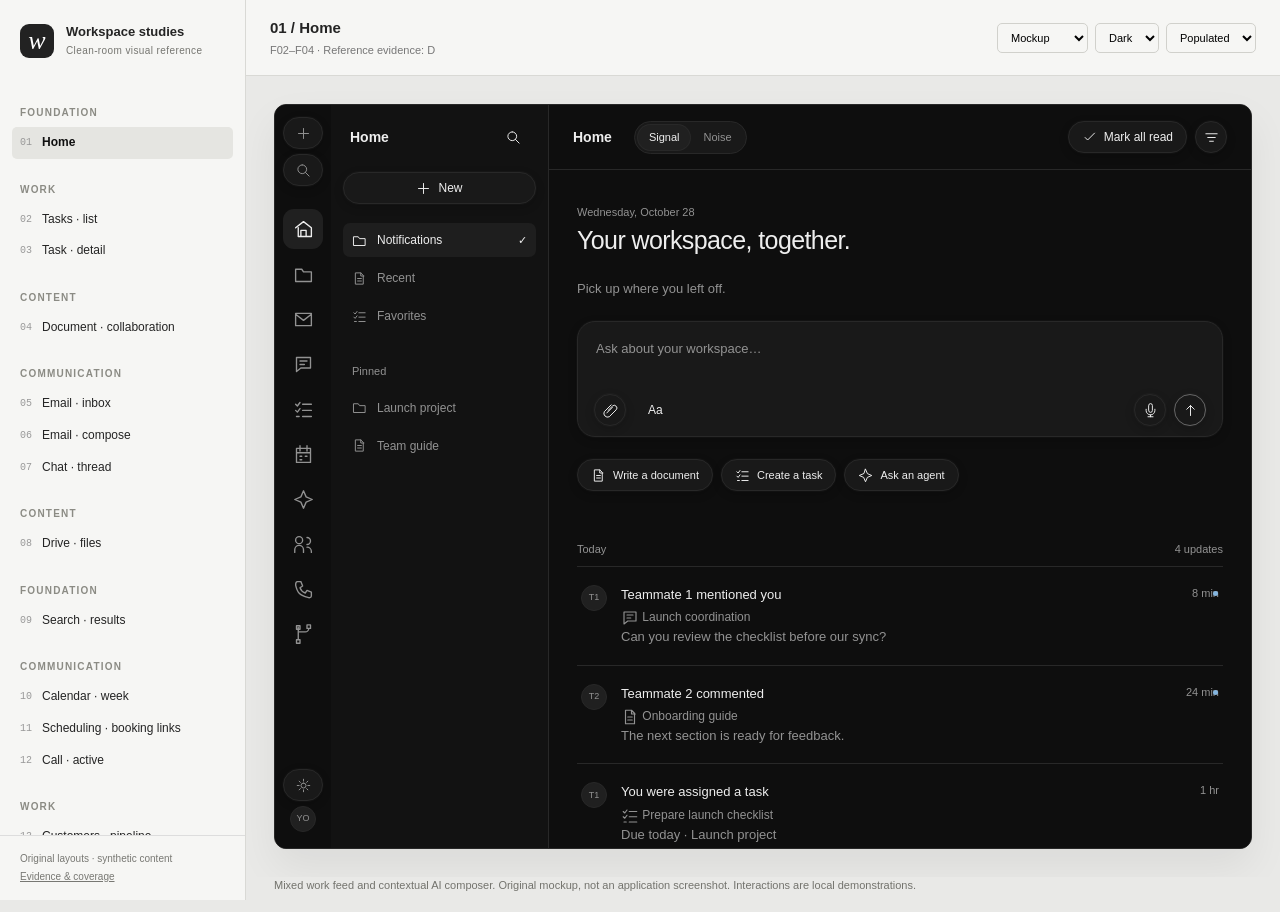
<file: clean-room/visuals/index.html>
<!doctype html>
<html lang="en">
<head>
  <meta charset="utf-8">
  <meta name="viewport" content="width=device-width, initial-scale=1">
  <title>Workspace · wireframes and mockups</title>
  <link rel="stylesheet" href="styles.css">
</head>
<body>
  <div id="gallery">
    <aside class="catalog">
      <div class="catalog-brand"><span class="brand-mark">w</span><div>Workspace studies<small>Clean-room visual reference</small></div></div>
      <nav id="screen-list" aria-label="Design screens"></nav>
      <div class="catalog-footer">Original layouts · synthetic content<br><a href="../README.md">Evidence &amp; coverage</a></div>
    </aside>
    <section class="review">
      <header class="review-toolbar">
        <div><strong id="screen-title"></strong><small id="screen-evidence"></small></div>
        <div class="review-controls">
          <select id="mode" aria-label="Presentation"><option value="mockup">Mockup</option><option value="wireframe">Wireframe</option></select>
          <select id="theme" aria-label="Color theme"><option value="dark">Dark</option><option value="light">Light</option></select>
          <select id="state" aria-label="Example state"><option value="populated">Populated</option><option value="empty">Empty</option><option value="loading">Loading</option><option value="error">Error</option><option value="readonly">Read only</option></select>
        </div>
      </header>
      <div id="stage"><div id="app" tabindex="-1"></div></div>
      <footer id="review-note"></footer>
    </section>
  </div>
  <script src="screens.js"></script>
  <script src="views.js"></script>
  <script src="editors.js"></script>
  <script src="app.js"></script>
</body>
</html>
</file>
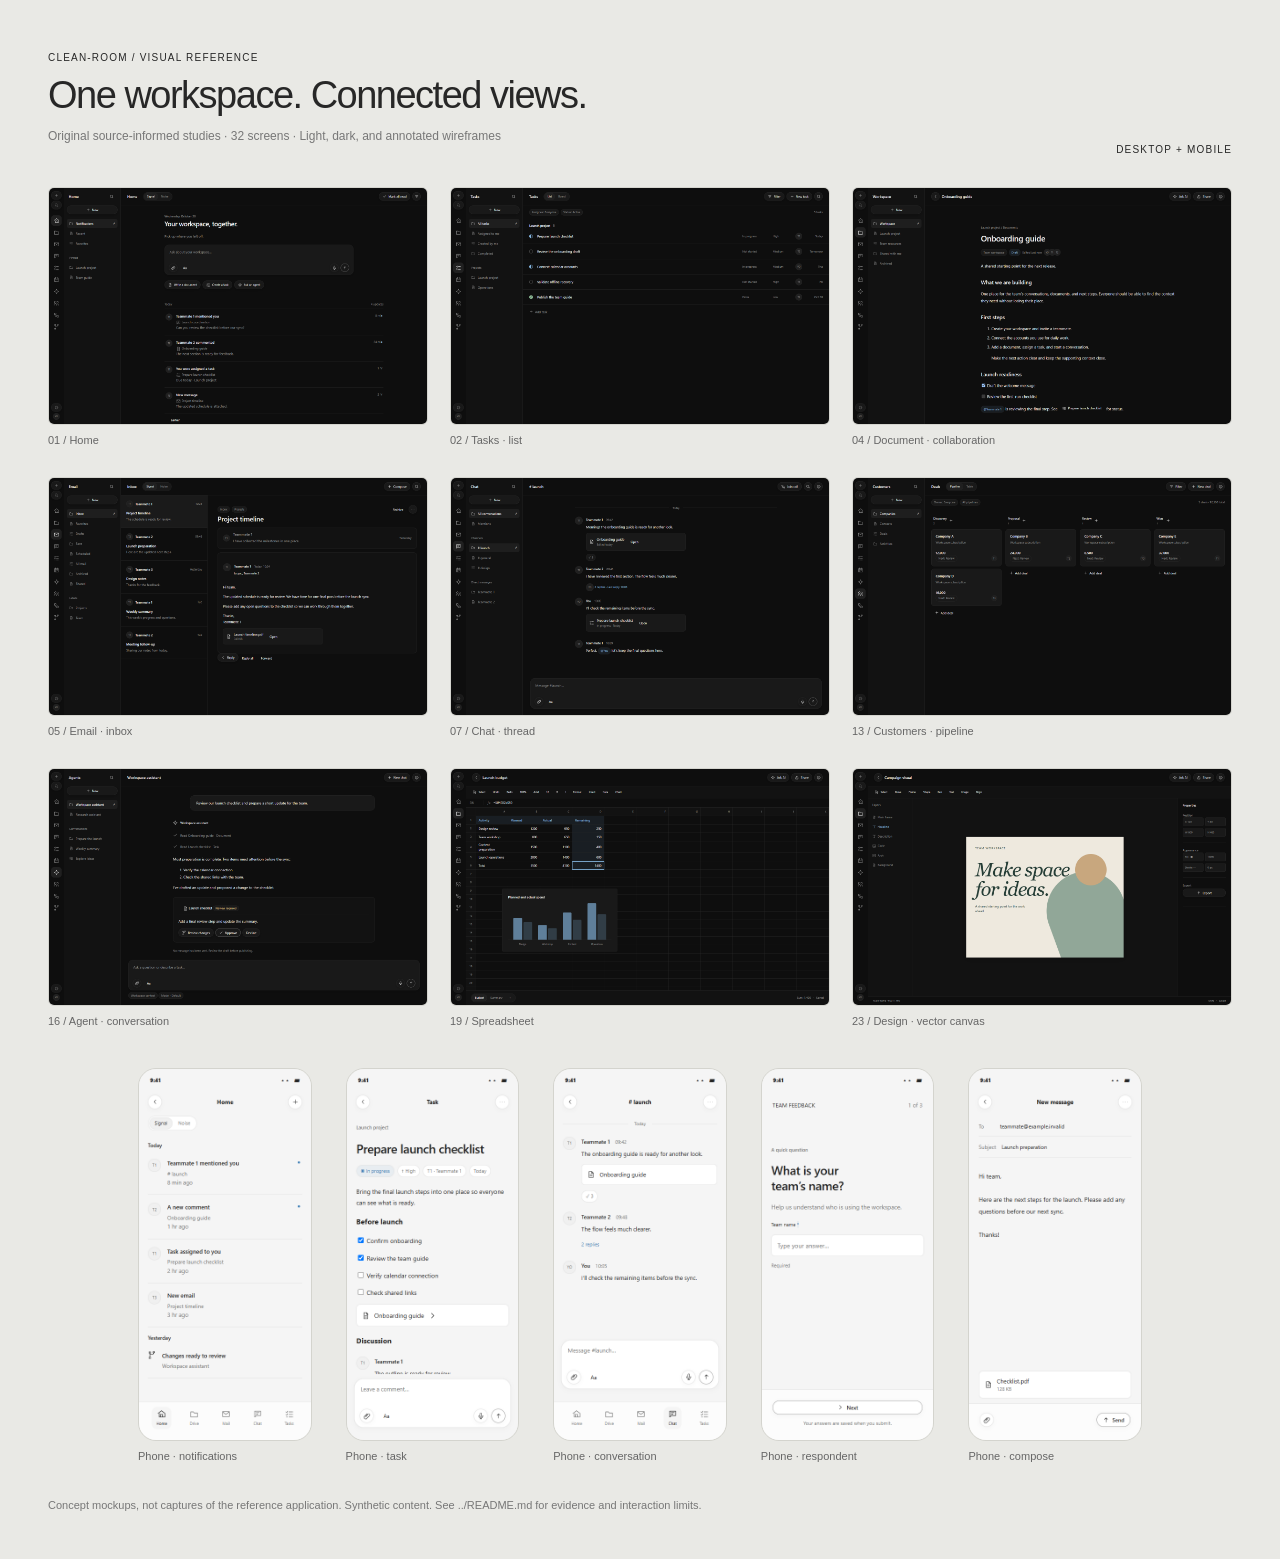
<file: clean-room/visuals/overview.html>
<!doctype html><meta charset="utf-8"><title>Workspace visual overview</title><style>*{box-sizing:border-box}body{margin:0;padding:48px;background:#e9e9e5;color:#272727;font:14px Arial,sans-serif}header{display:flex;justify-content:space-between;align-items:end;margin-bottom:32px}h1{font-size:38px;font-weight:500;letter-spacing:-1.5px;margin:10px 0}p{color:#777;font-size:12px}small{font-size:10px;letter-spacing:.12em}section{display:grid;grid-template-columns:repeat(3,1fr);gap:22px}figure{margin:0}img{width:100%;display:block;border:1px solid #d4d4ce;border-radius:6px}figcaption{padding:9px 0;font-size:11px;color:#666}.phones{grid-template-columns:repeat(5,1fr);gap:34px;margin:32px 90px 0}.phones img{border-radius:18px}footer{margin-top:28px;font-size:11px;color:#777}</style><header><div><small>CLEAN-ROOM / VISUAL REFERENCE</small><h1>One workspace. Connected views.</h1><p>Original source-informed studies · 32 screens · Light, dark, and annotated wireframes</p></div><small>DESKTOP + MOBILE</small></header><section><figure><img src="exports/mockups-dark/01-home.png"><figcaption>01 / Home</figcaption></figure><figure><img src="exports/mockups-dark/02-tasks.png"><figcaption>02 / Tasks · list</figcaption></figure><figure><img src="exports/mockups-dark/04-document.png"><figcaption>04 / Document · collaboration</figcaption></figure><figure><img src="exports/mockups-dark/05-mail.png"><figcaption>05 / Email · inbox</figcaption></figure><figure><img src="exports/mockups-dark/07-chat.png"><figcaption>07 / Chat · thread</figcaption></figure><figure><img src="exports/mockups-dark/13-crm.png"><figcaption>13 / Customers · pipeline</figcaption></figure><figure><img src="exports/mockups-dark/16-agents.png"><figcaption>16 / Agent · conversation</figcaption></figure><figure><img src="exports/mockups-dark/19-spreadsheet.png"><figcaption>19 / Spreadsheet</figcaption></figure><figure><img src="exports/mockups-dark/23-design.png"><figcaption>23 / Design · vector canvas</figcaption></figure></section><section class="phones"><figure><img src="exports/mockups-light/28-mobile-home.png"><figcaption>Phone · notifications</figcaption></figure><figure><img src="exports/mockups-light/29-mobile-task.png"><figcaption>Phone · task</figcaption></figure><figure><img src="exports/mockups-light/30-mobile-chat.png"><figcaption>Phone · conversation</figcaption></figure><figure><img src="exports/mockups-light/31-mobile-form.png"><figcaption>Phone · respondent</figcaption></figure><figure><img src="exports/mockups-light/32-mobile-compose.png"><figcaption>Phone · compose</figcaption></figure></section><footer>Concept mockups, not captures of the reference application. Synthetic content. See ../README.md for evidence and interaction limits.</footer>
</file>
<file: clean-room/visuals/styles.css>
*{box-sizing:border-box}body{margin:0;font-family:Inter,-apple-system,BlinkMacSystemFont,"Segoe UI",Arial,sans-serif;font-size:13px;line-height:1.5;background:#e9e9e7;color:#242424}button,input,textarea,select{font:inherit}button{cursor:pointer}button:disabled{opacity:.5;cursor:default}button:focus-visible,input:focus-visible,textarea:focus-visible,[contenteditable]:focus-visible,a:focus-visible{outline:2px solid #6ba4d8;outline-offset:3px}a{color:inherit}button{color:inherit}#gallery{display:flex;min-height:100vh}.catalog{width:246px;flex-shrink:0;background:#f6f6f4;border-right:1px solid #d9d9d5;position:fixed;inset:0 auto 0 0;display:flex;flex-direction:column}.catalog-brand{padding:24px 20px;display:flex;gap:12px;align-items:center;font-weight:650;line-height:1.25}.brand-mark{display:grid;place-items:center;width:34px;height:34px;background:#222;color:#fff;border-radius:9px;font:italic 26px Georgia}.catalog small{display:block;color:#767671;font-size:10px;letter-spacing:.04em;margin-top:5px;font-weight:400}.catalog nav{overflow:auto;flex:1;padding:0 12px 18px}.catalog h3{font-size:10px;text-transform:uppercase;letter-spacing:.12em;color:#8b8b84;margin:23px 8px 7px}.catalog-item{display:flex;width:100%;gap:10px;text-align:left;border:0;padding:8px;border-radius:5px;background:transparent;font-size:12px;line-height:1.3}.catalog-item span{color:#999;font:10px monospace;padding-top:2px}.catalog-item.active{background:#e5e5e1;color:#101010;font-weight:600}.catalog-footer{border-top:1px solid #ddd;padding:14px 20px;font-size:10px;line-height:1.8;color:#787873}.review{margin-left:246px;width:calc(100% - 246px);display:flex;flex-direction:column;min-width:0}.review-toolbar{min-height:76px;padding:15px 24px;display:flex;align-items:center;justify-content:space-between;gap:15px;background:#f6f6f4;border-bottom:1px solid #d9d9d5}.review-toolbar strong{font-size:15px;font-weight:600}.review-toolbar small{display:block;color:#777;font-size:11px;margin-top:3px}.review-controls{display:flex;gap:7px}.review-controls select{padding:7px 9px;border:1px solid #d1d1cc;border-radius:5px;background:transparent;font-size:11px}#stage{padding:28px;flex:1;display:flex;align-items:flex-start;justify-content:center;overflow:auto}#app{width:100%;height:calc(100vh - 155px);min-height:680px;position:relative;isolation:isolate;background:var(--page);color:var(--ink);border:1px solid var(--edge);border-radius:12px;overflow:hidden;box-shadow:0 18px 40px #00000010}#review-note{font-size:11px;color:#73736d;padding:0 28px 18px;max-width:1100px}.capture .catalog,.capture .review-toolbar,.capture #review-note{display:none}.capture .review{margin:0;width:100%}.capture #stage{padding:0}.capture #app{height:100vh;min-height:0;border:0;border-radius:0;box-shadow:none}.capture #gallery{min-height:0}.mobile-frame#app{width:390px;height:844px;min-height:844px;flex-shrink:0;border-radius:26px}.capture .mobile-frame#app{width:100vw;height:100vh;min-height:0;border-radius:0}
#app{--page:#0e0e0e;--panel:#121212;--raised:#191919;--control:#202020;--ink:#eeeeee;--muted:#929292;--faint:#666;--edge:#282828;--hover:#ffffff08;--selected:#ffffff0d;--accent:#84b5df;--tint:#79aee019;--green:#8cb995;--red:#e89c9c;--orange:#d6b77e;--shadow:0 0 0 1px #ffffff05,0 3px 10px #0003;color-scheme:dark}#app.light{--page:#f5f5f5;--panel:#fcfcfc;--raised:#fff;--control:#f0f0f0;--ink:#242424;--muted:#777;--faint:#a4a4a4;--edge:#e4e4e4;--hover:#00000003;--selected:#00000007;--accent:#397cb5;--tint:#3c83bb12;--green:#4f805a;--red:#b35b5b;--orange:#a17e3e;--shadow:0 0 0 1px #00000003,0 3px 9px #00000006;color-scheme:light}.workspace{display:flex;height:100%;min-width:0}.rail{width:56px;flex-shrink:0;display:flex;align-items:center;flex-direction:column;gap:5px;padding:12px 6px 16px;background:var(--page)}.rail-btn{border:0;background:transparent;width:40px;height:40px;display:flex;align-items:center;justify-content:center;border-radius:11px;color:var(--muted)}.rail-btn:hover,.rail-btn.active{background:var(--control);color:var(--ink)}.rail-gap{height:13px}.icon{width:18px;height:18px;fill:none;stroke:currentColor;stroke-width:1.55;stroke-linecap:round;stroke-linejoin:round;flex-shrink:0;vertical-align:middle}.rail .icon{width:21px;height:21px}.grow{flex:1}.view-sidebar{width:218px;flex-shrink:0;background:var(--panel);padding:10px 12px;border-right:1px solid var(--edge);display:flex;flex-direction:column;gap:4px;overflow:auto}.side-heading{height:44px;display:flex;align-items:center;justify-content:space-between;padding:0 7px;margin-bottom:5px}.side-heading strong{font-size:14px;font-weight:600}.side-section{font-size:11px;color:var(--muted);padding:26px 9px 7px;display:flex;justify-content:space-between}.side-note{margin-top:auto;padding:14px 8px;color:var(--muted);font-size:11px;border-top:1px solid var(--edge)}.nav-row{min-height:34px;display:flex;gap:10px;align-items:center;padding:7px 9px;text-align:left;background:transparent;border:0;border-radius:7px;color:var(--muted);font-size:12px}.nav-row>span:first-of-type{flex:1}.nav-row .icon{width:15px;height:15px}.nav-row.selected,.nav-row:hover{background:var(--selected);color:var(--ink)}.work-main{flex:1;min-width:0;position:relative;display:flex;flex-direction:column;background:var(--page)}.app-header{height:65px;flex-shrink:0;display:flex;align-items:center;justify-content:space-between;gap:14px;padding:0 24px;border-bottom:1px solid var(--edge)}.header-title,.header-actions{display:flex;align-items:center;gap:8px;min-width:0}.header-title strong{font-size:14px;font-weight:600;white-space:nowrap;overflow:hidden;text-overflow:ellipsis}.header-title .tabs{margin-left:14px}.header-actions{flex-shrink:0}.btn{border:1px solid var(--edge);border-radius:30px;background:var(--raised);height:32px;display:inline-flex;gap:7px;justify-content:center;align-items:center;padding:0 13px;white-space:nowrap;box-shadow:var(--shadow);font-size:12px}.btn .icon{width:15px;height:15px}.btn:hover{background:var(--control)}.icon-btn{width:32px;padding:0}.flat{box-shadow:none;border-color:transparent;background:transparent}.primary{color:var(--ink);font-weight:600;border-color:var(--faint)}.wide{width:100%;margin:4px 0 15px}.pill{border:1px solid var(--edge);border-radius:20px;padding:3px 9px;display:inline-flex;align-items:center;gap:6px;background:var(--raised);font-size:11px;color:var(--muted);white-space:nowrap}.blue{color:var(--accent);background:var(--tint)}.green{color:var(--green)}.orange{color:var(--orange)}.red{color:var(--red)}.chips{display:flex;flex-wrap:wrap;gap:7px;align-items:center}.tabs{display:inline-flex;background:var(--raised);border:1px solid var(--edge);border-radius:24px;padding:3px;gap:2px;white-space:nowrap}.tabs button{background:transparent;border:0;color:var(--muted);border-radius:20px;padding:4px 11px;min-height:25px;font-size:11px}.tabs button.active{background:var(--control);color:var(--ink);box-shadow:0 0 0 1px var(--edge)}.muted,.timestamp{color:var(--muted)}.small{font-size:11px}.timestamp{font-size:11px;margin-left:12px;font-weight:400}.avatar{width:26px;height:26px;border-radius:50%;background:var(--control);color:var(--muted);border:1px solid var(--edge);display:inline-flex;align-items:center;justify-content:center;flex-shrink:0;font-size:9px;vertical-align:middle}.avatar.blue{color:var(--accent);background:var(--tint)}.avatars{display:flex}.avatars .avatar+.avatar{margin-left:-7px}.page-scroll{overflow:auto;flex:1;min-height:0}.content-pad{padding:28px 32px}.section-label{font-size:11px;color:var(--muted);margin:22px 0 12px;font-weight:500}.list-heading{display:flex;justify-content:space-between;color:var(--muted);font-size:11px;padding:12px 0 8px;border-bottom:1px solid var(--edge)}.data-row{transition:background .12s}.data-row:hover{background:var(--hover)}.task-row{display:flex;width:100%;align-items:center;gap:16px;background:transparent;border:0;border-bottom:1px solid var(--edge);text-align:left;padding:15px 7px;min-height:58px}.row-title{flex:1;min-width:0;overflow:hidden;text-overflow:ellipsis;white-space:nowrap;font-size:13px}.secondary-col{width:100px;font-size:11px}.priority{width:70px;color:var(--muted)}.due{width:62px;font-size:11px;text-align:right}.status-ring{width:14px;height:14px;border:1.5px solid var(--faint);border-radius:50%;flex-shrink:0}.status-ring.progress{border-color:var(--accent);background:linear-gradient(90deg,var(--accent) 50%,transparent 50%)}.status-ring.done{background:var(--green);border-color:var(--green);font-size:9px;line-height:11px;text-align:center;color:var(--page)}.group-title{font-size:12px;font-weight:500;display:flex;gap:10px;align-items:center;padding:14px 5px 4px}.composer{background:var(--raised);border:1px solid var(--edge);border-radius:18px;box-shadow:var(--shadow);padding:14px 16px 10px}.composer textarea{background:transparent;border:0;color:var(--ink);resize:none;outline:none;width:100%;min-height:42px;font-size:13px;line-height:1.7}.composer textarea::placeholder{color:var(--muted)}.composer-bar{display:flex;align-items:center;justify-content:space-between;margin-top:5px}.composer-bar>span{display:flex;align-items:center;gap:8px}.bottom-composer{margin:auto 28px 24px}.feed{max-width:890px;margin:auto;padding:28px}.feed-row{display:flex;gap:14px;padding:18px 4px;border-bottom:1px solid var(--edge);align-items:flex-start;background:transparent;color:inherit;width:100%;border-top:0;border-left:0;border-right:0;text-align:left}.feed-copy{flex:1}.feed-copy strong{font-weight:500}.feed-copy p{color:var(--muted);margin:4px 0 0;font-size:12px}.feed-row .time{font-size:11px;color:var(--muted)}.unread-dot{height:5px;width:5px;border-radius:50%;background:var(--accent);margin-top:10px}.home-intro{max-width:890px;margin:32px auto 10px;width:100%;padding:0 28px}.home-intro h1{font-size:25px;letter-spacing:-.6px;font-weight:500;margin:0 0 20px}.suggestions{display:flex;gap:8px;margin-top:12px}.suggestions button{font-size:11px}.document-body{width:100%;max-width:824px;margin:0 auto;padding:54px 42px 70px;font-size:15px;line-height:1.8}.document-body h1{font-size:31px;line-height:1.25;letter-spacing:-.8px;font-weight:600;margin:0 0 20px}.document-body h2{font-size:20px;line-height:1.4;font-weight:550;margin-top:34px}.document-body h3{font-size:14px;font-weight:550}.document-body p{color:var(--ink)}.document-body ul{padding-left:22px}.document-body li{margin:8px 0}.document-body .chips{margin-bottom:25px}.mention{color:var(--accent);background:var(--tint);padding:1px 5px;border-radius:4px;white-space:nowrap}.document-outline{position:absolute;left:25px;top:160px;display:flex;gap:12px;flex-direction:column;color:var(--faint);font-size:10px}.document-outline span{width:14px;border-top:2px solid var(--edge)}.document-outline span:first-child{border-color:var(--accent);width:20px}.discussion{margin-top:45px;border-top:1px solid var(--edge);padding-top:10px}.message{display:flex;gap:12px;margin:20px 0;font-size:13px;line-height:1.7}.message>div{flex:1;min-width:0}.message strong{font-size:12px;font-weight:550}.message p{margin:6px 0 10px;color:var(--ink)}.message .avatar{width:30px;height:30px}.message.reply{margin-left:35px;padding-left:16px;border-left:1px solid var(--edge)}.thread{max-width:850px;padding:26px 40px;margin:0 auto;width:100%}.thread-day{display:flex;gap:14px;align-items:center;font-size:10px;color:var(--muted);margin:15px 0 26px}.thread-day:before,.thread-day:after{content:"";flex:1;border-top:1px solid var(--edge)}.attachment{padding:12px;border:1px solid var(--edge);border-radius:9px;display:flex;gap:10px;align-items:center;background:var(--raised);max-width:380px;margin:12px 0}.thread-link{color:var(--accent);font-size:11px;background:none;border:0;padding:5px 0}.split-content{display:flex;flex:1;min-height:0}.inbox-list{width:330px;flex-shrink:0;border-right:1px solid var(--edge);overflow:auto}.mail-row{width:100%;border:0;border-bottom:1px solid var(--edge);background:transparent;text-align:left;padding:20px;display:block}.mail-row.selected{background:var(--selected)}.mail-row strong{display:block;font-weight:550;font-size:12px}.mail-row p{margin:4px 0;font-size:12px}.mail-row small{color:var(--muted);display:block;overflow:hidden;text-overflow:ellipsis;white-space:nowrap}.mail-detail{flex:1;min-width:0;overflow:auto;padding:38px;max-width:900px;margin:0 auto}.mail-detail h1{font-size:26px;font-weight:550;letter-spacing:-.6px;margin:0 0 14px}.mail-card{background:var(--panel);border:1px solid var(--edge);border-radius:12px;margin-top:15px;padding:20px;font-size:13px}.mail-card.folded{padding:14px 20px;color:var(--muted)}.mail-card p{line-height:1.8}.mail-card .composer{margin-top:30px}.compose-page{max-width:850px;width:100%;margin:25px auto;flex:1;display:flex;flex-direction:column;padding:0 36px}.compose-field{display:flex;gap:18px;padding:13px 0;border-bottom:1px solid var(--edge);align-items:center}.compose-field label{width:45px;color:var(--muted);font-size:12px}.compose-field input{border:0;background:transparent;color:inherit;outline:none;width:100%}.compose-field input.subject{font-size:21px;font-weight:500}.mail-writing{flex:1;padding-top:30px;font-size:14px;line-height:1.9;outline:none;min-height:180px}.compose-footer{border-top:1px solid var(--edge);padding:18px 0;display:flex;align-items:center;justify-content:space-between;gap:10px}.data-table{border-collapse:collapse;width:100%;font-size:12px}.data-table th{font-size:11px;color:var(--muted);font-weight:400;text-align:left;background:var(--panel);height:40px;white-space:nowrap}.data-table td,.data-table th{padding:11px 15px;border-right:1px solid var(--edge);border-bottom:1px solid var(--edge)}.data-table td{height:52px}.data-table td:first-child{color:var(--muted);font-size:10px;width:40px;text-align:center}.data-table .num{text-align:right}.table-wrap{overflow:auto}.viewbar{display:flex;justify-content:space-between;align-items:center;padding:15px 24px;gap:12px}.viewbar .chips{flex:1}.board{display:flex;gap:15px;padding:24px;overflow:auto;flex:1}.lane{min-width:225px;flex:1;max-width:340px}.lane-title{padding:0 8px 14px;display:flex;gap:8px;align-items:center;font-size:12px}.lane-title span:last-child{margin-left:auto;color:var(--muted);font-size:10px}.deal{padding:16px;background:var(--raised);border:1px solid var(--edge);border-radius:10px;margin-bottom:10px;min-height:122px}.deal strong{font-size:13px;font-weight:550}.deal p{color:var(--muted);font-size:11px;margin:6px 0 20px}.deal-footer{display:flex;align-items:center;justify-content:space-between;color:var(--muted);font-size:11px}.deal .avatar{height:22px;width:22px}.empty-add{display:block;padding:10px;color:var(--muted);font-size:11px}.search-field{background:var(--raised);border:1px solid var(--edge);border-radius:30px;padding:14px 18px;display:flex;align-items:center;gap:10px}.search-field input{width:100%;background:transparent;border:0;outline:none;color:var(--ink);font-size:16px}.search-results{max-width:850px;width:100%;margin:30px auto;padding:0 30px}.result{border-bottom:1px solid var(--edge);padding:20px 0}.result .meta{display:flex;align-items:center;gap:8px;font-size:11px;color:var(--muted);margin-bottom:7px}.result h3{font-size:14px;font-weight:500;margin:0 0 6px}.result p{font-size:12px;color:var(--muted);margin:0;line-height:1.8}.result mark{background:var(--tint);color:var(--accent)}.calendar-top{display:grid;grid-template-columns:55px repeat(5,1fr);padding-right:20px;border-bottom:1px solid var(--edge)}.calendar-top div{padding:16px;text-align:center;font-size:11px;color:var(--muted)}.calendar-top b{display:block;font-weight:400;font-size:22px;color:var(--ink);margin-top:3px}.calendar-grid{position:relative;display:grid;grid-template-columns:55px repeat(5,1fr);height:650px;background:repeating-linear-gradient(to bottom,transparent 0,transparent 64px,var(--edge) 65px)}.time-col{display:flex;flex-direction:column;padding:0 7px;text-align:right;color:var(--muted);font-size:10px}.time-col span{height:65px;flex-shrink:0;transform:translateY(-8px)}.day-col{border-left:1px solid var(--edge);position:relative}.event{position:absolute;left:6px;right:6px;border-radius:6px;padding:9px 10px;border-left:3px solid var(--accent);color:var(--accent);background:var(--tint);font-size:11px;line-height:1.5}.event strong{display:block;font-weight:550}.event.muted-event{color:var(--muted);border-color:var(--faint);background:var(--selected)}.now-line{position:absolute;top:272px;left:55px;right:0;border-top:1px solid var(--red);pointer-events:none}.now-line:before{content:"";position:absolute;left:-3px;top:-3px;width:5px;height:5px;border-radius:50%;background:var(--red)}.mini-calendar{padding:18px 5px;color:var(--muted);font-size:10px;text-align:center;line-height:2.4}.mini-calendar b{display:block;color:var(--ink);font-size:12px;font-weight:500;margin-bottom:5px}.mini-days{display:grid;grid-template-columns:repeat(7,1fr)}.booking-list{max-width:920px;margin:35px auto;padding:0 32px}.booking-card{display:flex;align-items:center;gap:24px;border-bottom:1px solid var(--edge);padding:24px 0}.booking-card>div{flex:1}.booking-card h2{font-size:16px;font-weight:550;margin:0 0 7px}.booking-card p{font-size:12px;color:var(--muted);margin:0 0 13px}.booking-symbol{width:50px;height:50px;border-radius:15px;background:var(--tint);color:var(--accent);display:flex;align-items:center;justify-content:center}.notice{background:var(--panel);border:1px solid var(--edge);border-radius:9px;padding:14px 16px;color:var(--muted);font-size:12px}.form-canvas{max-width:760px;width:100%;margin:38px auto;padding:0 35px}.form-canvas h1{font-size:29px;line-height:1.25;font-weight:550;letter-spacing:-.6px;margin:0 0 18px}.question{background:var(--panel);border:1px solid var(--edge);border-radius:12px;padding:22px;margin:20px 0}.question.selected-question{border-color:var(--accent)}.question-head{display:flex;justify-content:space-between;gap:12px;align-items:center}.question strong{font-size:13px;font-weight:550}.question p{color:var(--muted);font-size:12px;margin:8px 0 15px}.field{width:100%;padding:11px 13px;background:var(--raised);border:1px solid var(--edge);border-radius:8px;color:var(--ink);margin-top:12px}.option{display:flex;align-items:center;gap:10px;padding:12px 0;font-size:13px}.option input{accent-color:var(--accent)}.agent-transcript{max-width:850px;width:100%;padding:35px 40px;margin:0 auto}.user-prompt{margin:0 0 35px 65px;padding:18px 23px;background:var(--raised);border:1px solid var(--edge);border-radius:18px;font-size:14px}.agent-response{font-size:14px;line-height:1.9}.agent-label{display:flex;align-items:center;gap:10px;font-size:12px;margin-bottom:15px}.tool-line{display:flex;align-items:center;gap:10px;color:var(--muted);font-size:12px;padding:10px 0}.review-card{border:1px solid var(--edge);border-radius:13px;background:var(--panel);margin:22px 0;padding:20px}.review-card h3{font-size:14px;font-weight:550;margin:0 0 8px}.review-card footer{display:flex;justify-content:flex-end;gap:8px;border-top:1px solid var(--edge);padding-top:16px;margin-top:16px}.diff{font-family:Consolas,monospace;font-size:12px;line-height:2.2;border:1px solid var(--edge);border-radius:9px;overflow:hidden;margin:20px 0}.diff-title{font:12px Arial,sans-serif;background:var(--panel);padding:12px 18px;border-bottom:1px solid var(--edge)}.diff-line{padding:0 20px;white-space:pre}.diff-line.added{background:#729a7613;color:var(--green)}.diff-line.removed{background:#b76b6b12;color:var(--red)}.routine-section{border-bottom:1px solid var(--edge);padding:24px 0}.routine-section h3{font-size:13px;font-weight:550;margin-top:0}.routine-section .composer{margin-top:15px}.settings-content{max-width:820px;width:100%;margin:36px auto;padding:0 35px}.settings-content h1{font-size:26px;letter-spacing:-.6px;font-weight:550}.setting-row{display:flex;align-items:center;justify-content:space-between;gap:20px;padding:23px 0;border-bottom:1px solid var(--edge)}.setting-row strong{font-size:13px;font-weight:500}.setting-row p{margin:5px 0 0;color:var(--muted);font-size:12px}.switch{width:34px;height:20px;background:var(--accent);border:0;border-radius:20px;position:relative}.switch:after{content:"";height:14px;width:14px;background:var(--page);position:absolute;top:3px;right:3px;border-radius:50%}.switch[aria-checked=false]{background:var(--control)}.switch[aria-checked=false]:after{right:auto;left:3px}.theme-options{display:flex;gap:15px;margin:25px 0}.theme-card{width:160px;padding:12px;border:1px solid var(--edge);border-radius:12px;background:var(--raised);text-align:left}.theme-preview{height:80px;border:1px solid #5553;border-radius:6px;display:flex;margin-bottom:10px;padding:8px;gap:7px}.theme-preview i{width:14px;background:#8883;border-radius:2px}.theme-preview span{flex:1;border-radius:3px;background:#8881;border:1px solid #8883}.theme-preview.dark-preview{background:#151515}.theme-preview.light-preview{background:#f7f7f7}.call-layout{display:flex;flex:1;min-height:0}.call-stage{flex:1;padding:24px;display:flex;flex-direction:column;gap:15px;min-width:0}.video-stage{background:#20232a;border:1px solid #ffffff0b;border-radius:16px;flex:1;display:flex;align-items:center;justify-content:center;position:relative;color:#e9e9e9;min-height:240px}.person-art{width:130px;height:130px;border-radius:50%;background:linear-gradient(140deg,#45505b,#303b46);display:grid;place-items:center;font-size:34px;color:#c7d5e1}.video-label{position:absolute;left:17px;bottom:16px;font-size:12px}.video-stage>.pill{position:absolute;top:14px;left:14px;background:#0005;color:#ccc;border-color:#fff2}.participant-strip{display:flex;gap:12px;height:118px}.participant-strip .video-stage{min-height:0}.participant-strip .person-art{width:45px;height:45px;font-size:14px}.participant-strip .video-label{font-size:10px;bottom:8px;left:10px}.call-controls{display:flex;justify-content:center;gap:10px;padding:4px}.call-chat{width:300px;display:flex;flex-direction:column;padding:25px 20px;border-left:1px solid var(--edge)}.call-chat .composer{margin-top:auto}.call-chat h3{margin:0;font-size:13px}.end-call{background:#a34444;color:#fff;border-color:transparent}.welcome-page{height:100%;display:grid;grid-template-columns:1fr 1fr;background:var(--page)}.welcome-story{background:var(--panel);padding:70px;display:flex;flex-direction:column;justify-content:center;border-right:1px solid var(--edge)}.welcome-story h1{font-size:43px;letter-spacing:-1.8px;line-height:1.15;font-weight:500;max-width:430px}.welcome-story p{font-size:15px;color:var(--muted);line-height:1.9;max-width:350px}.welcome-form{max-width:370px;margin:auto;padding:30px;width:100%}.welcome-form h2{font-size:24px;font-weight:550;margin:0 0 10px}.welcome-form .btn{width:100%;margin-top:18px;height:40px}.welcome-form .field{margin-top:6px}.welcome-form label{font-size:12px}.welcome-form .divider{display:flex;align-items:center;gap:15px;color:var(--faint);margin:24px 0;font-size:11px}.divider:before,.divider:after{content:"";height:1px;background:var(--edge);flex:1}.welcome-symbols{display:flex;gap:15px;margin:35px 0}.welcome-symbols .icon{width:25px;height:25px;color:var(--accent)}
.overlay{position:absolute;inset:0;z-index:30;display:flex;align-items:flex-start;justify-content:center;padding:95px 25px;background:#0007;backdrop-filter:blur(5px)}.modal{background:var(--raised);border:1px solid var(--edge);border-radius:22px;box-shadow:0 25px 80px #0005;width:540px;max-width:100%;padding:25px;color:var(--ink)}.modal h2{font-size:19px;font-weight:550;letter-spacing:-.3px;margin:0}.modal-head{display:flex;align-items:center;justify-content:space-between;margin-bottom:20px}.modal footer{border-top:1px solid var(--edge);padding-top:18px;margin-top:24px;display:flex;justify-content:flex-end;gap:8px}.modal .search-field{margin-bottom:16px}.modal-row{display:flex;align-items:center;gap:12px;padding:15px 0;border-bottom:1px solid var(--edge)}.modal-row>div{flex:1}.modal-row p{font-size:11px;color:var(--muted);margin:3px 0 0}.modal-row .btn{margin-left:auto}.create-layout{display:grid;grid-template-columns:190px 1fr;min-height:240px}.create-options{padding-right:16px;border-right:1px solid var(--edge)}.create-preview{display:flex;align-items:center;justify-content:center;flex-direction:column;text-align:center;padding:30px}.create-preview>.icon{width:42px;height:42px;margin-bottom:12px}.create-preview p{color:var(--muted);font-size:12px}.details-panel{position:absolute;top:75px;right:15px;width:320px;z-index:15;box-shadow:0 12px 45px #0003;border:1px solid var(--edge);border-radius:18px;background:var(--raised);padding:22px}.details-panel h3{font-size:12px;margin:0 0 16px;font-weight:550}.detail-row{display:flex;justify-content:space-between;font-size:12px;margin:15px 0;color:var(--muted)}.detail-row span:last-child{color:var(--ink)}.details-panel section+section{border-top:1px solid var(--edge);margin-top:20px;padding-top:20px}.toast{position:absolute;bottom:28px;left:50%;transform:translateX(-50%);max-width:90%;z-index:60;background:var(--raised);border:1px solid var(--edge);border-radius:12px;padding:14px 20px;box-shadow:0 5px 25px #0003;font-size:12px}.state-layer{position:absolute;inset:66px 0 0;background:var(--page);z-index:12;padding:50px;display:flex;justify-content:center;align-items:center}.empty-state{text-align:center;max-width:360px}.empty-state>.icon{width:35px;height:35px;color:var(--muted)}.empty-state h2{font-size:20px;font-weight:500}.empty-state p{color:var(--muted);line-height:1.8}.loading-state{width:100%;align-self:flex-start}.skeleton{height:15px;background:var(--control);border-radius:15px;margin:24px 0}.skeleton:nth-child(even){width:70%}.readonly-banner{background:var(--panel);border-bottom:1px solid var(--edge);padding:10px 24px;color:var(--muted);font-size:12px}.device{height:100%;display:flex;flex-direction:column;background:var(--page);position:relative}.statusbar{height:49px;flex-shrink:0;display:flex;align-items:center;justify-content:space-between;padding:0 25px;font-size:12px;font-weight:600}.mobile-header{padding:9px 20px 16px;display:flex;align-items:center;justify-content:space-between;gap:10px;min-height:58px}.mobile-header h1{font-size:23px;font-weight:600;letter-spacing:-.6px;margin:0}.mobile-content{flex:1;min-height:0;overflow:auto;padding:0 20px 18px}.mobile-dock{padding:12px 16px 25px;display:flex;align-items:center;justify-content:space-around;gap:5px;background:var(--panel);border-top:1px solid var(--edge);flex-shrink:0}.dock-item{border:0;background:transparent;color:var(--muted);display:flex;align-items:center;flex-direction:column;font-size:9px;gap:5px;padding:6px 10px;border-radius:12px}.dock-item.active{background:var(--selected);color:var(--ink)}.dock-item .icon{width:20px;height:20px}.mobile-tabs{padding:0 20px 10px;display:flex;gap:9px}.mobile-content .feed-row{padding:18px 0}.mobile-content .feed-copy strong{font-size:13px}.mobile-content .feed-copy p{font-size:12px;line-height:1.7}.mobile-content .feed-row .avatar{width:30px;height:30px}.mobile-document{padding:12px 21px 35px;overflow:auto;flex:1;font-size:14px;line-height:1.8}.mobile-document h1{font-size:28px;line-height:1.25;letter-spacing:-.6px;font-weight:550}.mobile-document h2{font-size:17px;margin-top:28px}.mobile-document .chips{margin:20px 0}.mobile-document .discussion{margin-top:30px}.mobile-compose-wrap{padding:10px 16px 28px;flex-shrink:0;background:var(--page)}.mobile-compose-wrap .composer{padding:10px 12px;border-radius:22px}.mobile-compose-wrap .composer textarea{min-height:30px}.mobile-content .message{margin:22px 0}.mobile-content .message.reply{margin-left:20px;padding-left:12px}.mobile-content .thread-day{margin:10px 0 20px}.sheet-overlay{align-items:flex-end;padding:8px 8px 15px;background:#0006}.sheet-overlay .modal{width:100%;border-radius:28px;padding:22px 20px}.sheet-overlay .modal:before{content:"";display:block;width:34px;height:4px;margin:-10px auto 20px;background:var(--faint);border-radius:6px}.mobile-form-head{padding:23px 24px 0}.mobile-form-head h1{font-size:29px;line-height:1.2;font-weight:550;letter-spacing:-.7px}.mobile-form-head p{color:var(--muted);font-size:13px}.mobile-content .question{padding:18px}.mobile-form-footer{display:flex;align-items:center;justify-content:space-between;padding:20px 24px 30px;background:var(--panel);border-top:1px solid var(--edge)}.mobile-mail{padding:0 22px;display:flex;flex-direction:column;flex:1;min-height:0}.mobile-mail .mail-writing{font-size:14px;min-height:0}.mobile-mail .compose-field{font-size:12px}.mobile-mail .compose-field label{width:32px}.mobile-mail .compose-footer{padding-bottom:28px}
.editor-toolbar{padding:9px 16px;display:flex;align-items:center;gap:6px;border-bottom:1px solid var(--edge);background:var(--panel);min-height:45px;flex-wrap:wrap}.editor-toolbar .btn{height:27px;font-size:10px;padding:0 10px}.editor-toolbar .separator{height:20px;width:1px;background:var(--edge);margin:0 5px}.formula-bar{display:flex;padding:8px 15px;gap:12px;align-items:center;border-bottom:1px solid var(--edge);font-size:12px}.formula-bar .cell-ref{width:55px;border-right:1px solid var(--edge);color:var(--muted)}.formula{font-family:Consolas,monospace}.spreadsheet-area{position:relative;overflow:auto;flex:1}.sheet-grid{border-collapse:collapse;width:100%;table-layout:fixed;font-size:12px}.sheet-grid th,.sheet-grid td{height:32px;border:1px solid var(--edge);padding:4px 10px;text-align:right;font-weight:400}.sheet-grid th{background:var(--panel);font-size:10px;color:var(--muted)}.sheet-grid th:first-child,.sheet-grid td:first-child{width:38px;background:var(--panel);font-size:10px;color:var(--muted);text-align:center}.sheet-grid td:nth-child(2){text-align:left;width:180px}.sheet-grid .sheet-heading{background:var(--tint);font-weight:550;color:var(--accent);text-align:left}.sheet-grid .range{background:var(--tint)}.sheet-grid .selected-cell{outline:2px solid var(--accent);outline-offset:-2px}.sheet-tabs{display:flex;justify-content:space-between;align-items:center;padding:11px 20px;background:var(--panel);border-top:1px solid var(--edge)}.chart-card{position:absolute;left:10%;top:310px;width:440px;height:240px;background:var(--raised);border:1px solid var(--edge);padding:22px;border-radius:6px}.chart-card h3{font-size:12px;font-weight:500;margin:0 0 15px}.bar-chart{height:140px;display:flex;align-items:flex-end;gap:23px;border-bottom:1px solid var(--edge);padding:0 20px}.bar-group{height:100%;flex:1;display:flex;align-items:flex-end;gap:5px;position:relative}.bar-group i{background:var(--accent);opacity:.65;flex:1;border-radius:3px 3px 0 0}.bar-group i+ i{opacity:.23}.bar-group span{position:absolute;bottom:-23px;left:0;width:100%;text-align:center;font-size:9px;color:var(--muted)}.editor-workspace{display:flex;min-height:0;flex:1}.editor-left{width:170px;flex-shrink:0;border-right:1px solid var(--edge);background:var(--panel);padding:18px;overflow:auto}.editor-left h3{font-size:11px;margin:0 0 20px;font-weight:500;color:var(--muted)}.thumbnail{aspect-ratio:1.5;background:var(--raised);border:1px solid var(--edge);border-radius:3px;margin:0 0 18px;padding:14px;position:relative;font-size:8px;line-height:1.7}.thumbnail.active{outline:2px solid var(--accent);outline-offset:3px}.thumbnail .thumb-line{height:3px;background:var(--edge);margin:8px 0;width:70%}.thumbnail .thumb-shape{position:absolute;right:12px;bottom:10px;width:25px;height:25px;border-radius:50%;background:var(--tint)}.art-stage{flex:1;min-width:0;background:var(--panel);display:flex;align-items:center;justify-content:center;padding:45px;position:relative;overflow:hidden}.paper{background:#fff;color:#252525;box-shadow:0 4px 22px #0002;width:560px;max-width:100%;padding:50px;min-height:660px;font-size:12px;line-height:1.8}.paper h1{font:600 27px Georgia,serif;line-height:1.3;margin:15px 0 25px}.paper h2{font-size:15px;margin-top:28px}.paper p{color:#555}.paper-label{color:#888;font-size:9px;letter-spacing:.15em;text-transform:uppercase}.paper table{border-collapse:collapse;width:100%;margin:25px 0;font-size:10px}.paper td{border-bottom:1px solid #ddd;padding:10px 5px}.paper .signature{font:italic 27px Georgia,serif;transform:rotate(-5deg);margin-top:25px;color:#385a7d;border:1px dashed #7896b6;width:180px;padding:12px;text-align:center}.slide{background:#f1eee7;color:#262e32;aspect-ratio:16/9;width:850px;max-width:100%;box-shadow:0 6px 25px #0002;position:relative;padding:9%;overflow:hidden}.slide .slide-eyebrow{font-size:10px;letter-spacing:.15em;text-transform:uppercase;color:#6c777c}.slide h1{font-size:clamp(22px,3vw,46px);line-height:1.15;letter-spacing:-1.5px;max-width:65%;font-weight:500;margin:30px 0}.slide p{font-size:13px;color:#626f75}.slide .shape{position:absolute;width:210px;height:270px;border-radius:150px 150px 0 0;background:#a8bcc8;right:7%;bottom:0;transform:rotate(15deg)}.slide .shape:after{content:"";position:absolute;inset:25px 35px;background:#d8e2e7;border-radius:120px 120px 0 0}.editor-right{width:205px;flex-shrink:0;background:var(--page);border-left:1px solid var(--edge);padding:20px}.editor-right h3{font-size:11px;font-weight:550;margin:0 0 18px}.inspector-group{border-bottom:1px solid var(--edge);padding:0 0 20px;margin:0 0 20px}.inspector-fields{display:grid;grid-template-columns:1fr 1fr;gap:7px}.inspector-field{font-size:10px;background:var(--raised);border:1px solid var(--edge);border-radius:5px;padding:8px;color:var(--muted)}.layer-row{font-size:11px;display:flex;align-items:center;gap:7px;padding:10px 0;color:var(--muted)}.layer-row.active{color:var(--accent)}.layer-row .icon{width:13px;height:13px}.canvas-stage{flex:1;background-color:var(--page);background-image:radial-gradient(var(--edge) 1px,transparent 1px);background-size:20px 20px;position:relative;overflow:hidden}.canvas-tools{position:absolute;top:24px;left:50%;transform:translateX(-50%);padding:6px;display:flex;gap:5px;background:var(--raised);border:1px solid var(--edge);border-radius:14px;box-shadow:var(--shadow);z-index:2}.canvas-node{position:absolute;border:1px solid var(--edge);border-radius:12px;padding:22px;background:var(--raised);width:230px;box-shadow:var(--shadow)}.canvas-node h3{font-size:15px;margin:0 0 10px;font-weight:550}.canvas-node p{font-size:12px;color:var(--muted);line-height:1.7;margin:0}.canvas-node.selected-node{outline:1px solid var(--accent);outline-offset:4px}.canvas-connectors{position:absolute;inset:0;width:100%;height:100%;fill:none;stroke:var(--faint);stroke-width:1.4}.canvas-caption{position:absolute;bottom:20px;right:20px;display:flex;gap:8px}.design-art{position:relative;width:600px;max-width:100%;height:460px;background:#eee9de;box-shadow:0 5px 25px #0003;padding:35px;overflow:hidden;color:#253d36}.design-art .art-label{font-size:11px;letter-spacing:.15em}.design-art h1{font:italic 74px Georgia,serif;line-height:1;margin:36px 0 20px;position:relative;z-index:2;letter-spacing:-3px}.design-art p{font-size:12px;max-width:190px;position:relative;z-index:2}.design-art .art-shape{position:absolute;right:-20px;bottom:-50px;width:300px;height:380px;background:#91a798;border-radius:160px 160px 0 0;transform:rotate(-20deg)}.design-art .art-circle{position:absolute;right:65px;top:65px;width:120px;height:120px;background:#c8a77e;border-radius:50%}.design-art.raster-art{background:#d7dee3;color:#223a4b}.design-art.raster-art .art-shape{background:#8197aa}.design-art.raster-art .art-circle{background:#aabdc6;box-shadow:0 0 80px #fff8}.design-art.raster-art h1{font-style:normal}.view-footer{font-size:10px;color:var(--muted);padding:9px 20px;border-top:1px solid var(--edge);display:flex;justify-content:space-between}
#app.wire{--page:#fff;--panel:#fafafa;--raised:#fff;--control:#efefef;--ink:#343434;--muted:#777;--faint:#aaa;--edge:#c9c9c9;--hover:#f5f5f5;--selected:#eee;--accent:#555;--tint:#f2f2f2;--green:#555;--red:#555;--orange:#555;--shadow:none;color-scheme:light;font-family:Arial,sans-serif}#app.wire .btn,#app.wire .tabs,#app.wire .tabs button,#app.wire .pill,#app.wire .composer,#app.wire .question,#app.wire .deal,#app.wire .modal,#app.wire .mail-card,#app.wire .review-card{border-radius:3px;box-shadow:none}#app.wire [data-region]{position:relative}#app.wire [data-region]:after{content:attr(data-region);position:absolute;top:1px;left:2px;padding:1px 4px;background:#fff;border:1px solid #aaa;color:#777;font:8px monospace;z-index:5;pointer-events:none}#app.wire .view-sidebar,#app.wire .rail{border-right:1px dashed #aaa}#app.wire .app-header{border-bottom:1px dashed #999}#app.wire .avatar{border-radius:3px;background:#eee;color:#888}#app.wire .document-body h1,#app.wire .home-intro h1{font-weight:400}#app.wire .paper,#app.wire .slide,#app.wire .design-art,#app.wire .video-stage{box-shadow:none;filter:grayscale(1);border:1px dashed #aaa}#app.wire .person-art{border-radius:3px;background:#ddd;color:#777}#app.wire .canvas-stage{background-image:none}#app.wire .art-shape,#app.wire .art-circle,#app.wire .slide .shape{background:#ddd;box-shadow:none}#app.wire .state-layer{border:1px dashed #bbb}#app.wire .modal{border:1px dashed #888}#app.wire .overlay{backdrop-filter:none;background:#0002}.wire-note{position:absolute;right:12px;bottom:8px;font:8px monospace;background:#fff;color:#777;padding:3px 6px;z-index:10}
@media(max-width:1100px){.catalog{width:205px}.review{margin-left:205px;width:calc(100% - 205px)}.review-toolbar{flex-wrap:wrap}.review-controls{width:100%}#stage{padding:15px}.view-sidebar{width:180px}.header-title .tabs{margin-left:3px}.app-header{padding:0 16px}.secondary-col{display:none}.inbox-list{width:250px}.mail-detail{padding:25px}.call-chat{width:245px}.editor-right{width:170px}.art-stage{padding:25px}.header-actions .btn{padding:0 9px}}@media(max-width:700px){.catalog{position:relative;width:100%;height:140px;border-right:0;border-bottom:1px solid #ccc}.catalog-brand{padding:12px 16px}.catalog nav{display:flex;gap:6px;padding:0 12px 10px;overflow:auto}.catalog h3{display:none}.catalog-item{min-width:145px;align-items:center}.catalog-footer{display:none}#gallery{display:block}.review{margin:0;width:100%}.review-toolbar{padding:12px 16px}#stage{padding:15px 8px}.review-controls select{flex:1;min-width:0}.capture #gallery{display:flex}.capture .review{width:100%}.capture .view-sidebar{width:218px}}@media(prefers-reduced-motion:reduce){*,*:before,*:after{transition:none!important;animation:none!important}}

.home-intro .composer{margin:22px 0;max-width:720px}.mobile-content{position:relative}.mobile-frame .state-layer{inset:0}.mobile-frame .create-layout{grid-template-columns:1fr}.mobile-frame .create-layout>div:first-child{display:none}.mobile-frame .overlay{padding:60px 12px 15px}.mobile-frame .sheet-overlay{padding-top:80px}.mobile-frame .content-pad{padding:18px}.mobile-frame .modal{max-height:100%;overflow:auto}.mobile-frame .modal-search{flex-wrap:wrap}.readonly-banner{flex-shrink:0}

.feed-row{position:relative}.feed-row.unread:after{content:"";position:absolute;width:5px;height:5px;border-radius:50%;background:var(--accent);right:5px;top:24px}.feed-copy{min-width:0}.mobile-form-head{display:flex;justify-content:space-between;gap:15px}.mobile-form-footer{flex-direction:column;align-items:stretch;gap:0}.mobile-form-footer p{margin:0;text-align:center}.mobile-form-footer .wide{margin-bottom:12px}.mobile-form-footer .compose-footer{width:100%;border:0;padding:0}.mail-row>div:first-child{display:flex;align-items:center;gap:9px}.mail-row .timestamp{margin-left:auto}.mail-row h3{font-size:13px;font-weight:550;margin:12px 0 4px}.mail-row p{color:var(--muted);overflow:hidden;text-overflow:ellipsis;white-space:nowrap}.mail-card.folded{display:flex;gap:12px;align-items:center}.mail-card.folded>div{flex:1}.mail-card.folded p{margin:3px 0}.attachment small{display:block}.task-row{padding-left:24px;padding-right:24px}.group-title{padding-left:24px}.mobile-content .group-title{padding-left:0}

button.modal-row{width:100%;background:transparent;color:var(--ink);border:0;border-bottom:1px solid var(--edge);text-align:left;padding:14px 10px;border-radius:5px}.modal-row:hover{background:var(--control)}.modal-row>span{flex:1}.modal-row strong{display:block;font-size:12px}.modal-row small{display:block;color:var(--muted);font-size:10px;margin-top:3px}.modal-row>.icon:last-child{width:13px;color:var(--muted)}.create-layout{grid-template-columns:145px 1fr;gap:14px}.create-layout>div:first-child{padding-right:12px;border-right:1px solid var(--edge)}.create-layout .nav-row{width:100%}.modal-footer{display:flex;justify-content:flex-end;gap:8px;border-top:1px solid var(--edge);padding-top:18px;margin-top:12px}.modal-search{display:flex;align-items:center;gap:10px;padding:8px 12px;border:1px solid var(--edge);border-radius:10px}.modal-search input{border:0;background:transparent;outline:none;min-width:0;flex:1;color:var(--ink)}.mail-writing{border:0;background:transparent;color:var(--ink);resize:none;width:100%;padding-left:0;padding-right:0}.deal{display:block;width:100%;text-align:left}.deal h3{font-size:13px;margin:0 0 7px;font-weight:550}.lane .btn.flat{width:100%;justify-content:flex-start}#app.wire .work-main:after{top:70px}#app.wire input{accent-color:#777}.mobile-frame .create-layout{grid-template-columns:1fr}.mobile-frame .create-layout>div:first-child{display:none}

.calendar-top{display:flex;align-items:center;gap:12px;height:56px;flex-shrink:0;padding:0 24px}.calendar-grid{background-position:0 40px}.time-col>div{height:40px;flex-shrink:0}.day-col>strong{display:block;height:40px;padding:9px 14px;font-size:12px;font-weight:550;border-bottom:1px solid var(--edge)}button.event{border-top:0;border-right:0;border-bottom:0;text-align:left}.mini-days .selected{background:var(--accent);color:var(--page);border-radius:50%}
</file>
